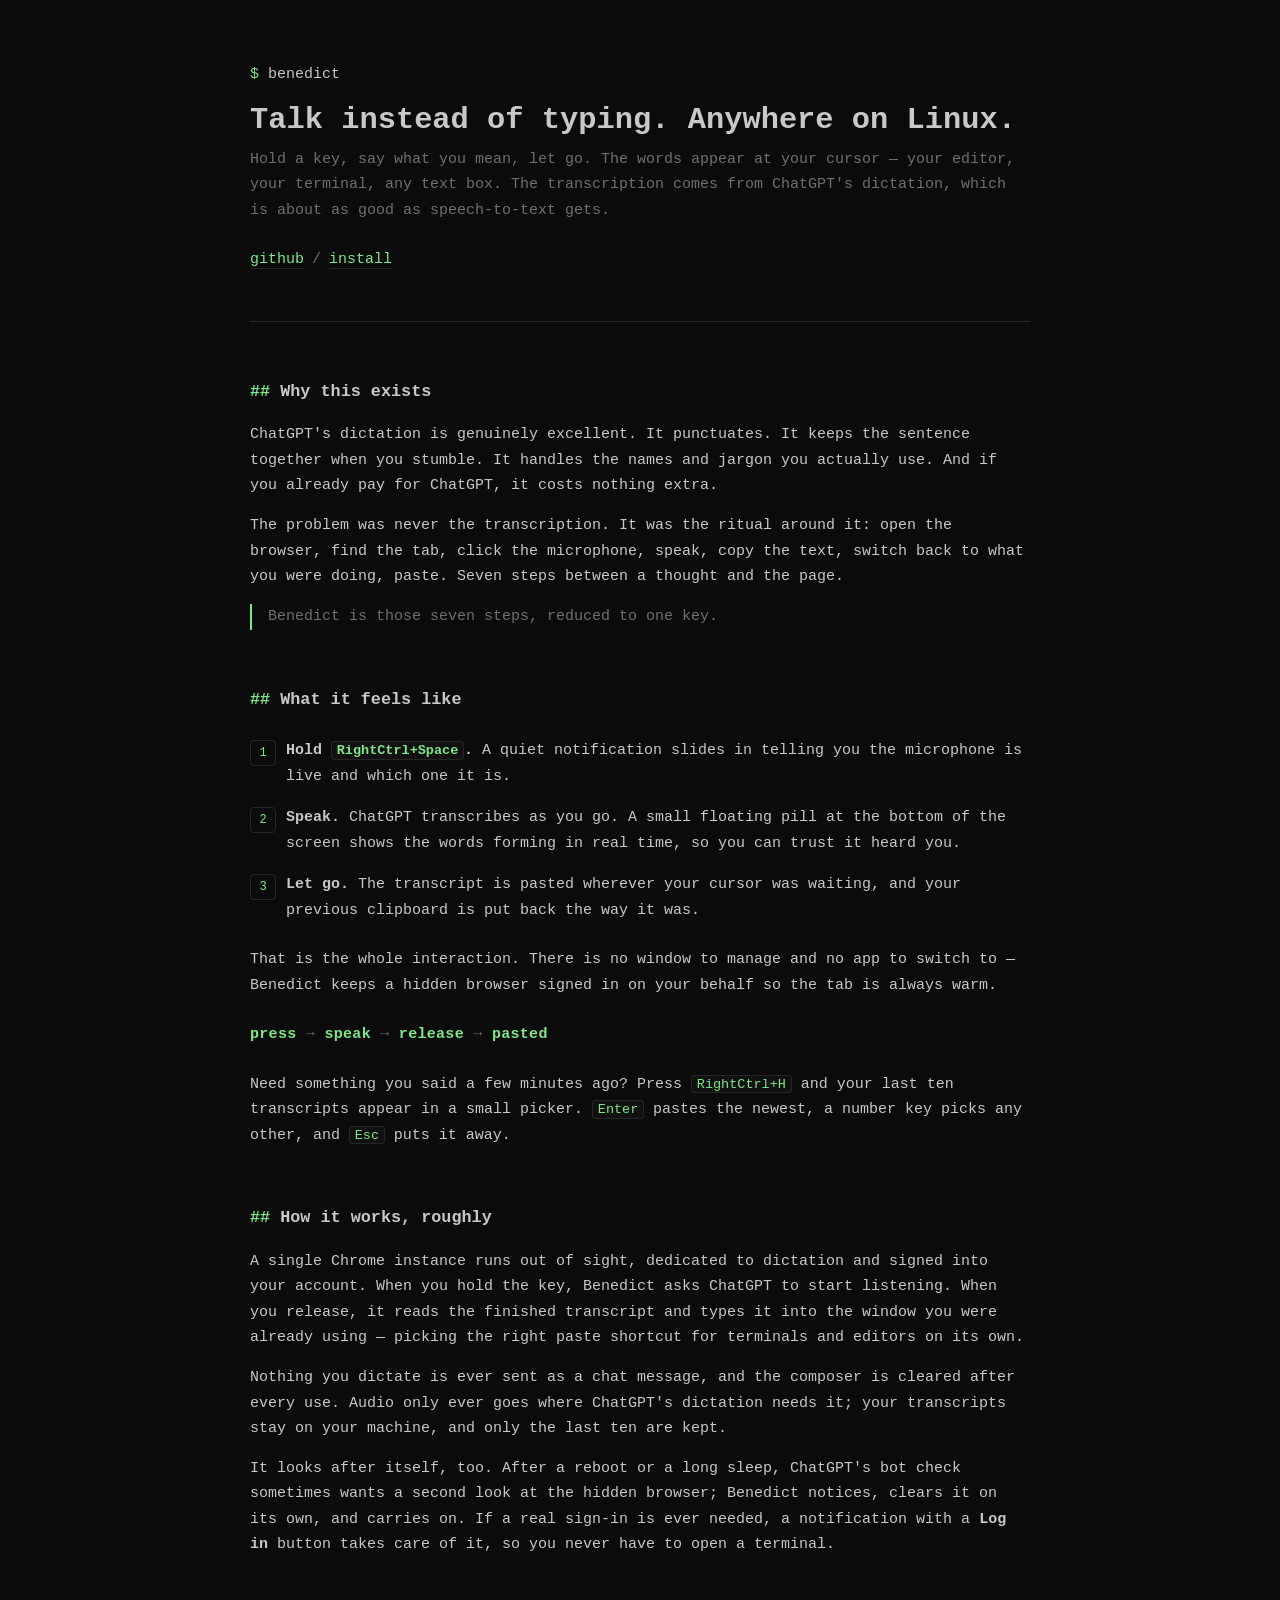
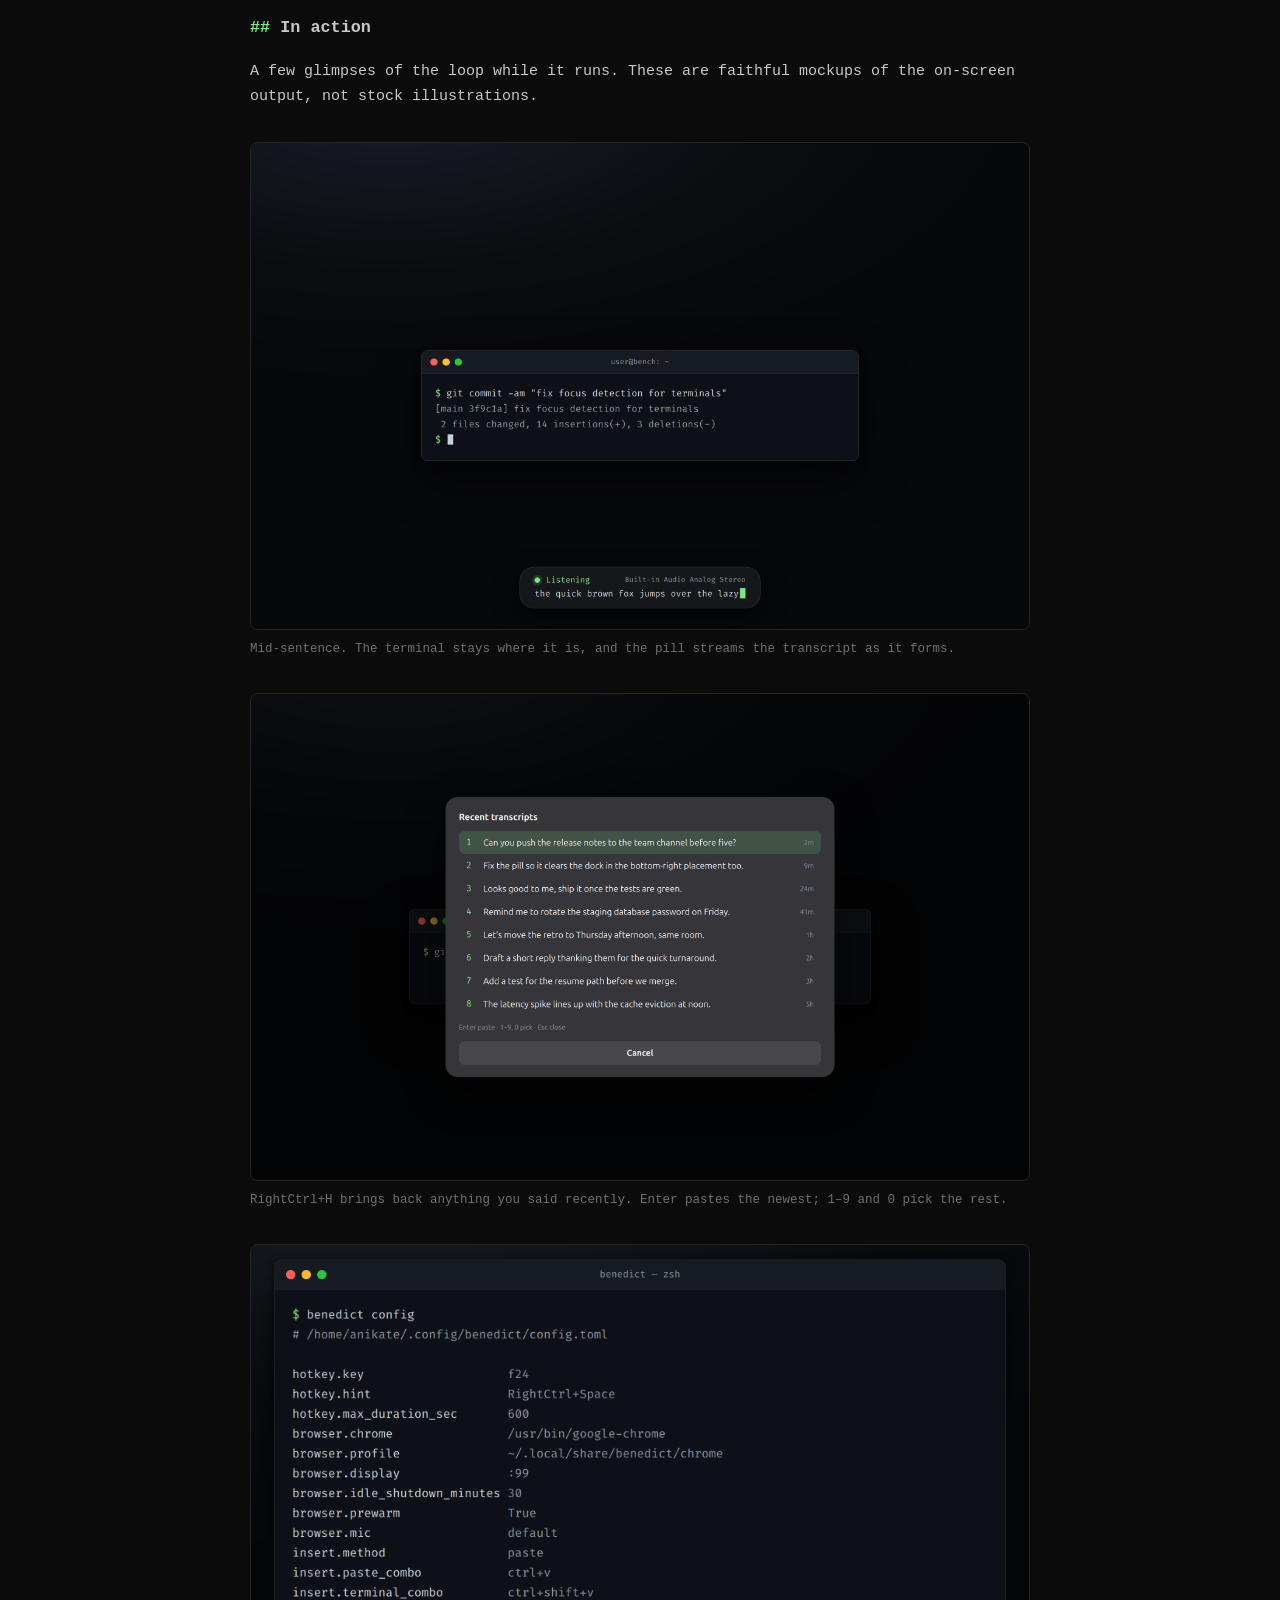
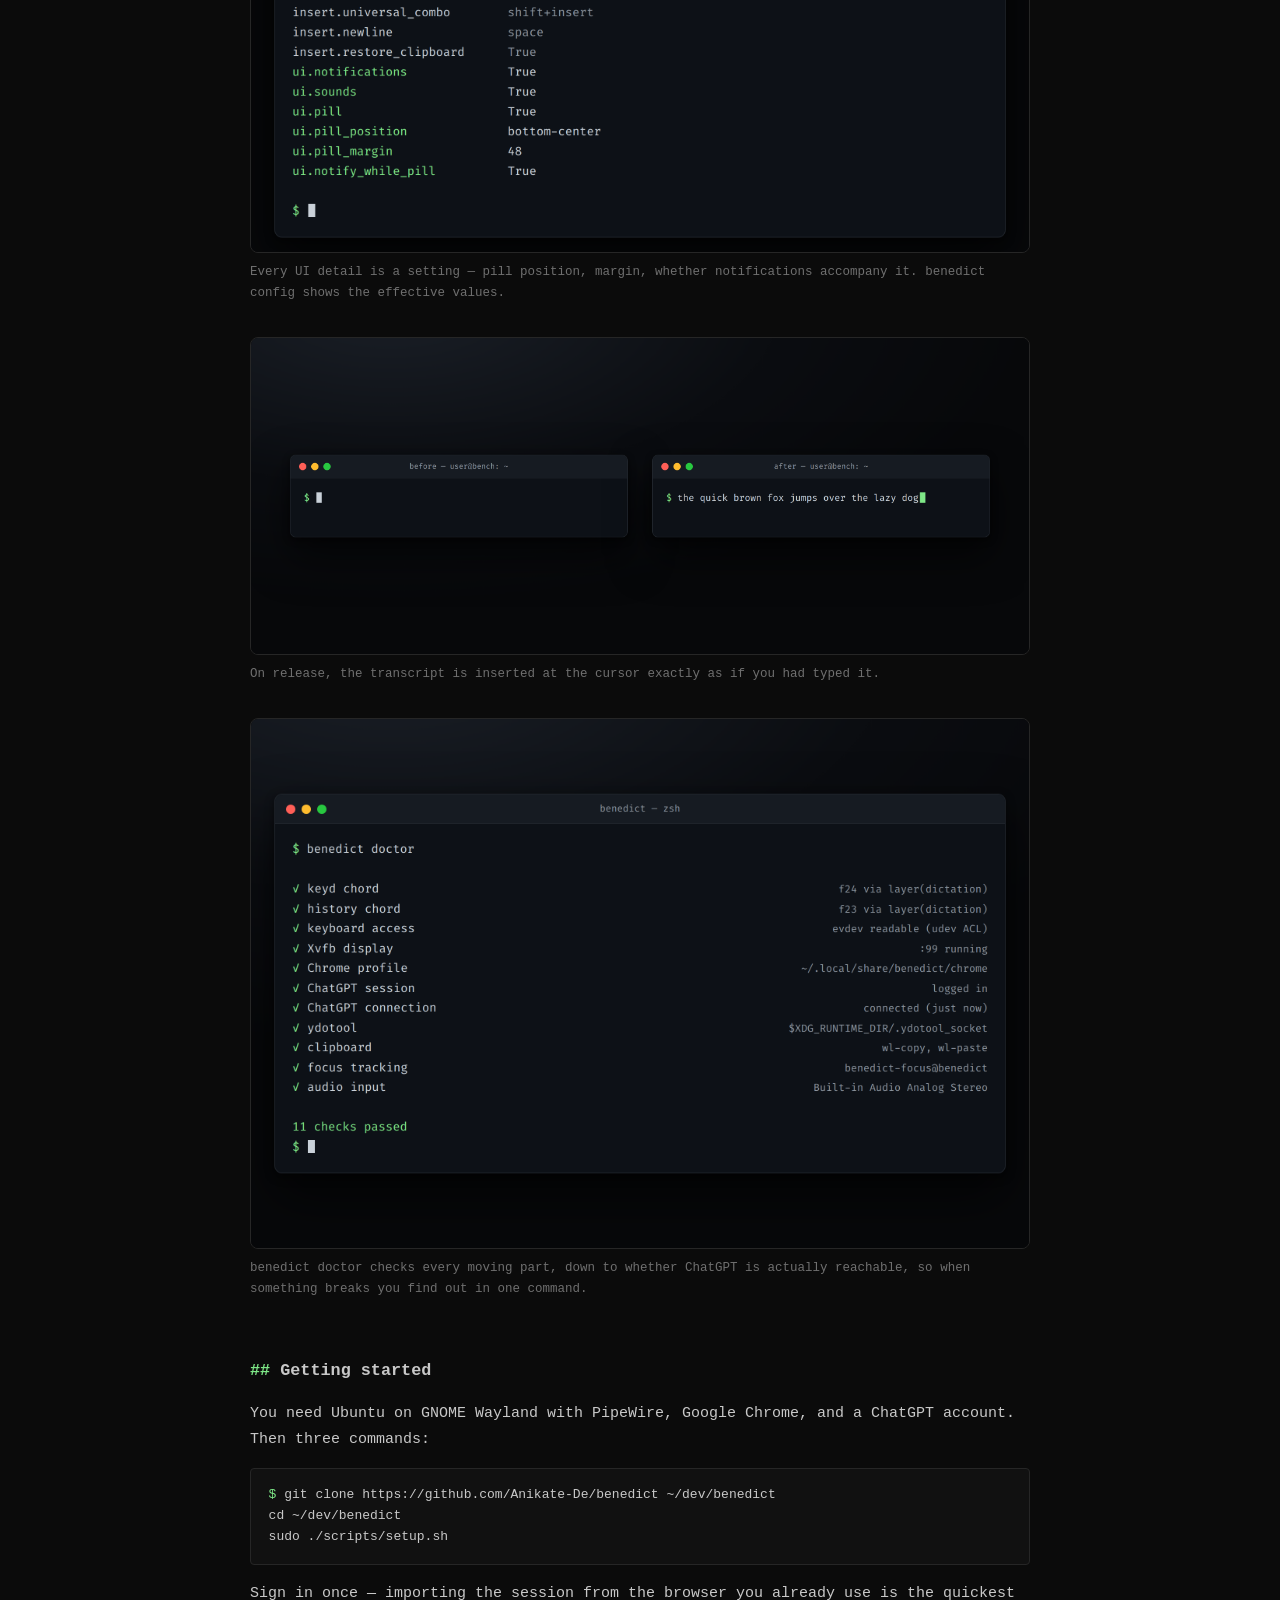
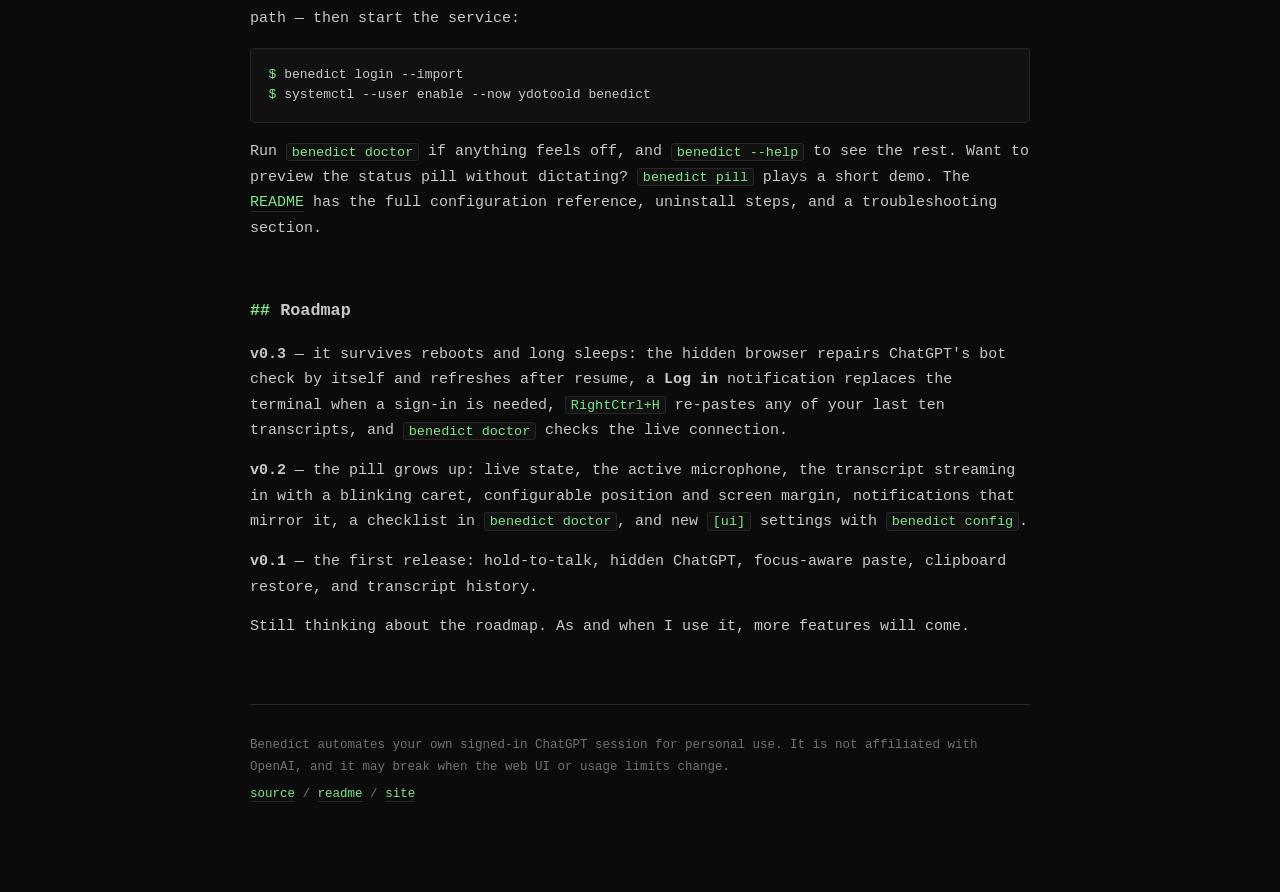
<file: index.html>
<!doctype html>
<html lang="en">
  <head>
    <meta charset="utf-8" />
    <meta name="viewport" content="width=device-width, initial-scale=1" />
    <title>benedict — push-to-talk dictation for Linux</title>
    <meta
      name="description"
      content="Hold a key, speak, release. ChatGPT-quality dictation lands at your cursor, anywhere on Linux."
    />
    <link rel="icon" type="image/svg+xml" href="favicon.svg" />
    <link rel="stylesheet" href="styles.css" />
  </head>
  <body>
    <main class="wrap">
      <header>
        <p class="prompt">benedict</p>
        <h1>Talk instead of typing. Anywhere on Linux.</h1>
        <p class="tagline">
          Hold a key, say what you mean, let go. The words appear at your
          cursor — your editor, your terminal, any text box. The transcription
          comes from ChatGPT's dictation, which is about as good as
          speech-to-text gets.
        </p>
        <p class="links">
          <a href="https://github.com/Anikate-De/benedict">github</a
          ><span>/</span
          ><a
            href="https://github.com/Anikate-De/benedict#install"
            >install</a
          >
        </p>
      </header>

      <hr />

      <section id="why">
        <h2>Why this exists</h2>
        <p>
          ChatGPT's dictation is genuinely excellent. It punctuates. It keeps
          the sentence together when you stumble. It handles the names and
          jargon you actually use. And if you already pay for ChatGPT, it costs
          nothing extra.
        </p>
        <p>
          The problem was never the transcription. It was the ritual around it:
          open the browser, find the tab, click the microphone, speak, copy the
          text, switch back to what you were doing, paste. Seven steps between
          a thought and the page.
        </p>
        <p class="note">Benedict is those seven steps, reduced to one key.</p>
      </section>

      <section id="feel">
        <h2>What it feels like</h2>
        <ol class="steps">
          <li>
            <strong>Hold <code>RightCtrl+Space</code>.</strong> A quiet
            notification slides in telling you the microphone is live and
            which one it is.
          </li>
          <li>
            <strong>Speak.</strong> ChatGPT transcribes as you go. A small
            floating pill at the bottom of the screen shows the words forming
            in real time, so you can trust it heard you.
          </li>
          <li>
            <strong>Let go.</strong> The transcript is pasted wherever your
            cursor was waiting, and your previous clipboard is put back the way
            it was.
          </li>
        </ol>
        <p>
          That is the whole interaction. There is no window to manage and no
          app to switch to — Benedict keeps a hidden browser signed in on your
          behalf so the tab is always warm.
        </p>
        <p class="flow">
          <b>press</b> &rarr; <b>speak</b> &rarr; <b>release</b> &rarr;
          <b>pasted</b>
        </p>
        <p>
          Need something you said a few minutes ago? Press
          <code>RightCtrl+H</code> and your last ten transcripts appear in a
          small picker. <code>Enter</code> pastes the newest, a number key
          picks any other, and <code>Esc</code> puts it away.
        </p>
      </section>

      <section id="how">
        <h2>How it works, roughly</h2>
        <p>
          A single Chrome instance runs out of sight, dedicated to dictation
          and signed into your account. When you hold the key, Benedict asks
          ChatGPT to start listening. When you release, it reads the finished
          transcript and types it into the window you were already using —
          picking the right paste shortcut for terminals and editors on its
          own.
        </p>
        <p>
          Nothing you dictate is ever sent as a chat message, and the composer
          is cleared after every use. Audio only ever goes where ChatGPT's
          dictation needs it; your transcripts stay on your machine, and only
          the last ten are kept.
        </p>
        <p>
          It looks after itself, too. After a reboot or a long sleep,
          ChatGPT's bot check sometimes wants a second look at the hidden
          browser; Benedict notices, clears it on its own, and carries on. If
          a real sign-in is ever needed, a notification with a
          <strong>Log in</strong> button takes care of it, so you never have
          to open a terminal.
        </p>
      </section>

      <section id="action">
        <h2>In action</h2>
        <p>
          A few glimpses of the loop while it runs. These are faithful mockups
          of the on-screen output, not stock illustrations.
        </p>

        <figure>
          <img
            src="assets/shot-desktop.png"
            alt="Desktop while dictating: a terminal window and the Benedict status pill streaming a transcript at the bottom"
          />
          <figcaption>
            Mid-sentence. The terminal stays where it is, and the pill streams
            the transcript as it forms.
          </figcaption>
        </figure>

        <figure>
          <img
            src="assets/shot-picker.png"
            alt="The RightCtrl+H picker listing recent transcripts, the newest one highlighted"
          />
          <figcaption>
            <code>RightCtrl+H</code> brings back anything you said recently.
            Enter pastes the newest; 1&ndash;9 and 0 pick the rest.
          </figcaption>
        </figure>

        <figure>
          <img
            src="assets/shot-config.png"
            alt="Terminal output of benedict config listing the effective settings"
          />
          <figcaption>
            Every UI detail is a setting — pill position, margin, whether
            notifications accompany it. <code>benedict config</code> shows the
            effective values.
          </figcaption>
        </figure>

        <figure>
          <img
            src="assets/shot-paste.png"
            alt="Side by side terminal prompts labeled before and after, the after containing the dictated sentence"
          />
          <figcaption>
            On release, the transcript is inserted at the cursor exactly as if
            you had typed it.
          </figcaption>
        </figure>

        <figure>
          <img
            src="assets/shot-doctor.png"
            alt="Terminal output of benedict doctor showing all eleven checks passing"
          />
          <figcaption>
            <code>benedict doctor</code> checks every moving part, down to
            whether ChatGPT is actually reachable, so when something breaks
            you find out in one command.
          </figcaption>
        </figure>
      </section>

      <section id="install">
        <h2>Getting started</h2>
        <p>
          You need Ubuntu on GNOME Wayland with PipeWire, Google Chrome, and a
          ChatGPT account. Then three commands:
        </p>
        <pre><span class="prompt">git clone https://github.com/Anikate-De/benedict ~/dev/benedict</span>
cd ~/dev/benedict
sudo ./scripts/setup.sh</pre>
        <p>
          Sign in once — importing the session from the browser you already use
          is the quickest path — then start the service:
        </p>
        <pre><span class="prompt">benedict login --import</span>
<span class="prompt">systemctl --user enable --now ydotoold benedict</span></pre>
        <p>
          Run <code>benedict doctor</code> if anything feels off, and
          <code>benedict --help</code> to see the rest. Want to preview the
          status pill without dictating? <code>benedict pill</code> plays a
          short demo. The
          <a href="https://github.com/Anikate-De/benedict#readme">README</a>
          has the full configuration reference, uninstall steps, and a
          troubleshooting section.
        </p>
      </section>

      <section id="roadmap">
        <h2>Roadmap</h2>
        <p>
          <strong>v0.3</strong> — it survives reboots and long sleeps: the
          hidden browser repairs ChatGPT's bot check by itself and refreshes
          after resume, a <strong>Log in</strong> notification replaces the
          terminal when a sign-in is needed, <code>RightCtrl+H</code> re-pastes
          any of your last ten transcripts, and <code>benedict doctor</code>
          checks the live connection.
        </p>
        <p>
          <strong>v0.2</strong> — the pill grows up: live state, the active
          microphone, the transcript streaming in with a blinking caret,
          configurable position and screen margin, notifications that mirror
          it, a checklist in <code>benedict doctor</code>, and new
          <code>[ui]</code> settings with <code>benedict config</code>.
        </p>
        <p>
          <strong>v0.1</strong> — the first release: hold-to-talk, hidden
          ChatGPT, focus-aware paste, clipboard restore, and transcript
          history.
        </p>
        <p>
          Still thinking about the roadmap. As and when I use it, more features
          will come.
        </p>
      </section>

      <footer>
        <p>
          Benedict automates your own signed-in ChatGPT session for personal
          use. It is not affiliated with OpenAI, and it may break when the web
          UI or usage limits change.
        </p>
        <p>
          <a href="https://github.com/Anikate-De/benedict">source</a>
          <span>/</span>
          <a href="https://github.com/Anikate-De/benedict#readme">readme</a>
          <span>/</span>
          <a href="https://anikate-de.github.io/benedict/">site</a>
        </p>
      </footer>
    </main>
  </body>
</html>
</file>
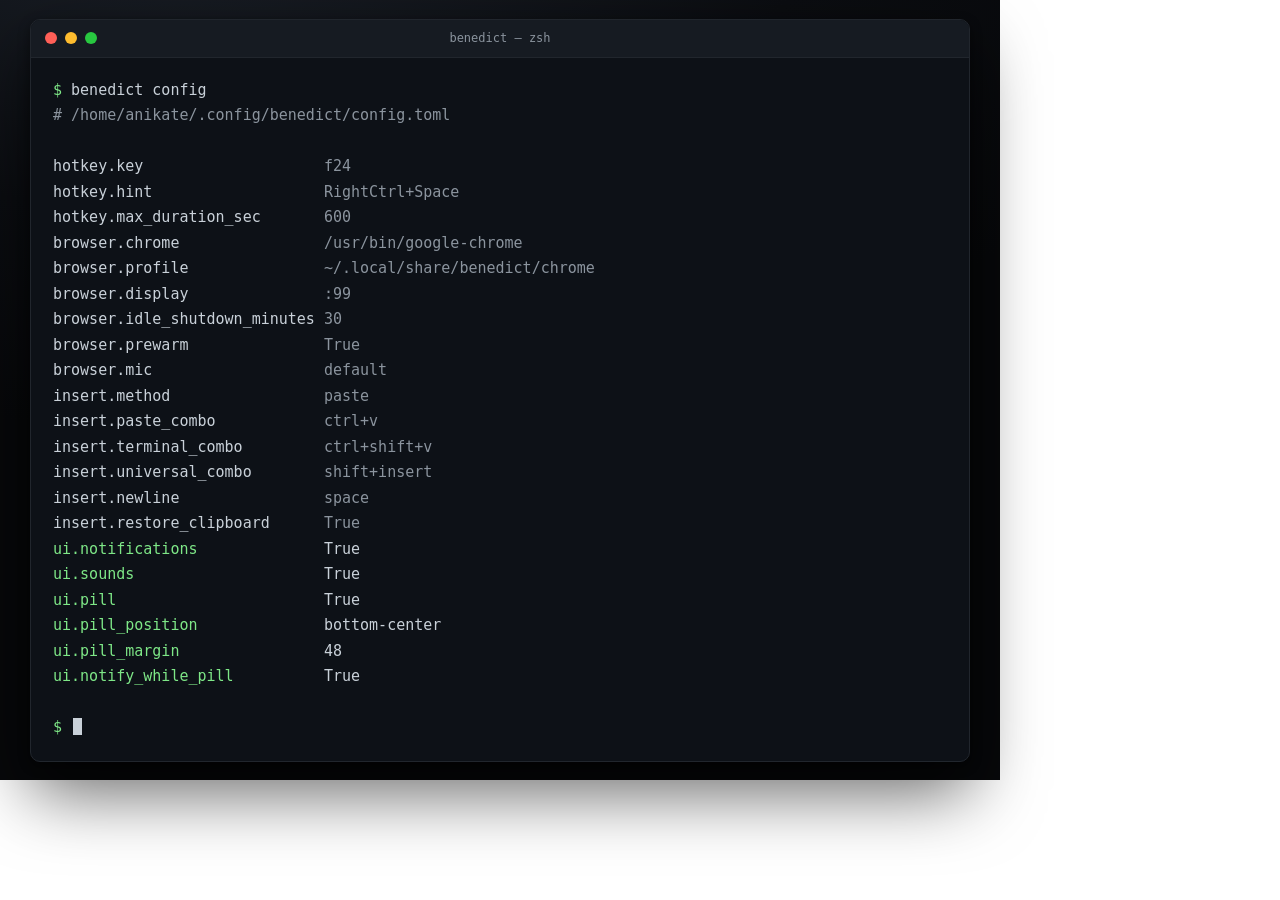
<file: mockups/config.html>
<!doctype html>
<html>
  <head>
    <meta charset="utf-8" />
    <link rel="stylesheet" href="base.css" />
    <style>
      body,
      .stage {
        width: 1000px;
        height: 780px;
      }
      .window {
        width: 940px;
      }
      .cfg {
        display: flex;
        align-items: baseline;
      }
      .cfg .k {
        flex: 0 0 30ch;
        color: var(--text);
      }
      .cfg .v {
        color: var(--muted);
      }
      .cfg.ui .k {
        color: var(--accent);
      }
      .cfg.ui .v {
        color: var(--text);
      }
    </style>
  </head>
  <body>
    <div class="stage">
      <div class="window">
        <div class="titlebar">
          <div class="dots"><span class="dot r"></span><span class="dot y"></span><span class="dot g"></span></div>
          <div class="title">benedict — zsh</div>
        </div>
        <div class="body">
          <div class="line"><span class="green">$</span> benedict config</div>
          <div class="line muted"># /home/anikate/.config/benedict/config.toml</div>
          <div class="line">&nbsp;</div>
          <div class="cfg"><span class="k">hotkey.key</span><span class="v">f24</span></div>
          <div class="cfg"><span class="k">hotkey.hint</span><span class="v">RightCtrl+Space</span></div>
          <div class="cfg"><span class="k">hotkey.max_duration_sec</span><span class="v">600</span></div>
          <div class="cfg"><span class="k">browser.chrome</span><span class="v">/usr/bin/google-chrome</span></div>
          <div class="cfg"><span class="k">browser.profile</span><span class="v">~/.local/share/benedict/chrome</span></div>
          <div class="cfg"><span class="k">browser.display</span><span class="v">:99</span></div>
          <div class="cfg"><span class="k">browser.idle_shutdown_minutes</span><span class="v">30</span></div>
          <div class="cfg"><span class="k">browser.prewarm</span><span class="v">True</span></div>
          <div class="cfg"><span class="k">browser.mic</span><span class="v">default</span></div>
          <div class="cfg"><span class="k">insert.method</span><span class="v">paste</span></div>
          <div class="cfg"><span class="k">insert.paste_combo</span><span class="v">ctrl+v</span></div>
          <div class="cfg"><span class="k">insert.terminal_combo</span><span class="v">ctrl+shift+v</span></div>
          <div class="cfg"><span class="k">insert.universal_combo</span><span class="v">shift+insert</span></div>
          <div class="cfg"><span class="k">insert.newline</span><span class="v">space</span></div>
          <div class="cfg"><span class="k">insert.restore_clipboard</span><span class="v">True</span></div>
          <div class="cfg ui"><span class="k">ui.notifications</span><span class="v">True</span></div>
          <div class="cfg ui"><span class="k">ui.sounds</span><span class="v">True</span></div>
          <div class="cfg ui"><span class="k">ui.pill</span><span class="v">True</span></div>
          <div class="cfg ui"><span class="k">ui.pill_position</span><span class="v">bottom-center</span></div>
          <div class="cfg ui"><span class="k">ui.pill_margin</span><span class="v">48</span></div>
          <div class="cfg ui"><span class="k">ui.notify_while_pill</span><span class="v">True</span></div>
          <div class="line">&nbsp;</div>
          <div class="line"><span class="green">$</span> <span class="caret"></span></div>
        </div>
      </div>
    </div>
  </body>
</html>
</file>
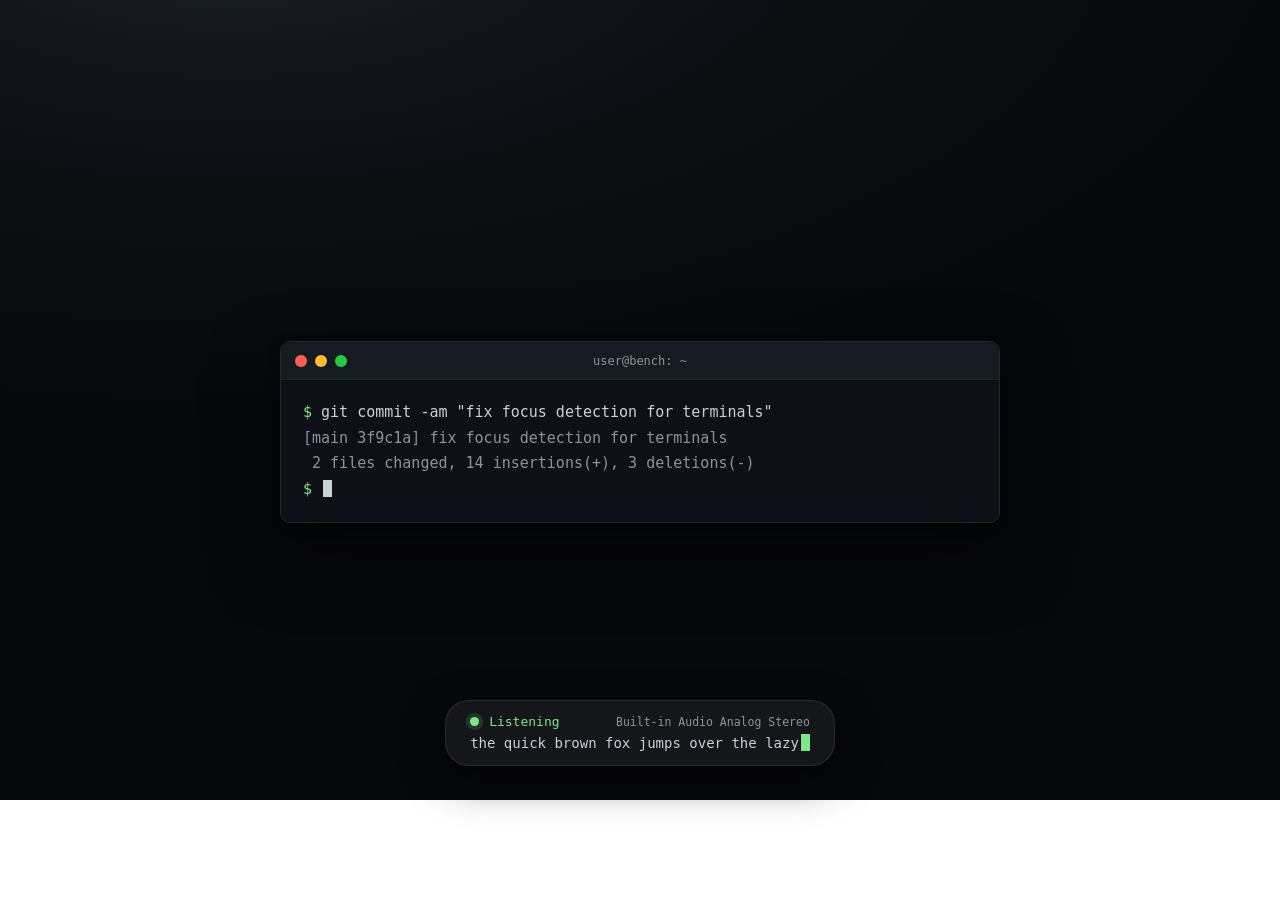
<file: mockups/desktop.html>
<!doctype html>
<html>
  <head>
    <meta charset="utf-8" />
    <link rel="stylesheet" href="base.css" />
    <style>
      body,
      .stage {
        width: 1280px;
        height: 800px;
      }
      .stage {
        display: block;
      }
      .center .window {
        width: 720px;
      }
    </style>
  </head>
  <body>
    <div class="stage desktop">
      <div class="center">
        <div class="window">
          <div class="titlebar">
            <div class="dots"><span class="dot r"></span><span class="dot y"></span><span class="dot g"></span></div>
            <div class="title">user@bench: ~</div>
          </div>
          <div class="body">
            <div class="line"><span class="green">$</span> git commit -am "fix focus detection for terminals"</div>
            <div class="line muted">[main 3f9c1a] fix focus detection for terminals</div>
            <div class="line muted">&nbsp;2 files changed, 14 insertions(+), 3 deletions(-)</div>
            <div class="line"><span class="green">$</span> <span class="caret"></span></div>
          </div>
        </div>
      </div>

      <div class="pillwrap">
        <div class="pill">
          <div class="row1"><span class="led"></span> Listening<span class="mic">Built-in Audio Analog Stereo</span></div>
          <div class="row2">the quick brown fox jumps over the lazy<span class="caret green"></span></div>
        </div>
      </div>
    </div>
  </body>
</html>
</file>
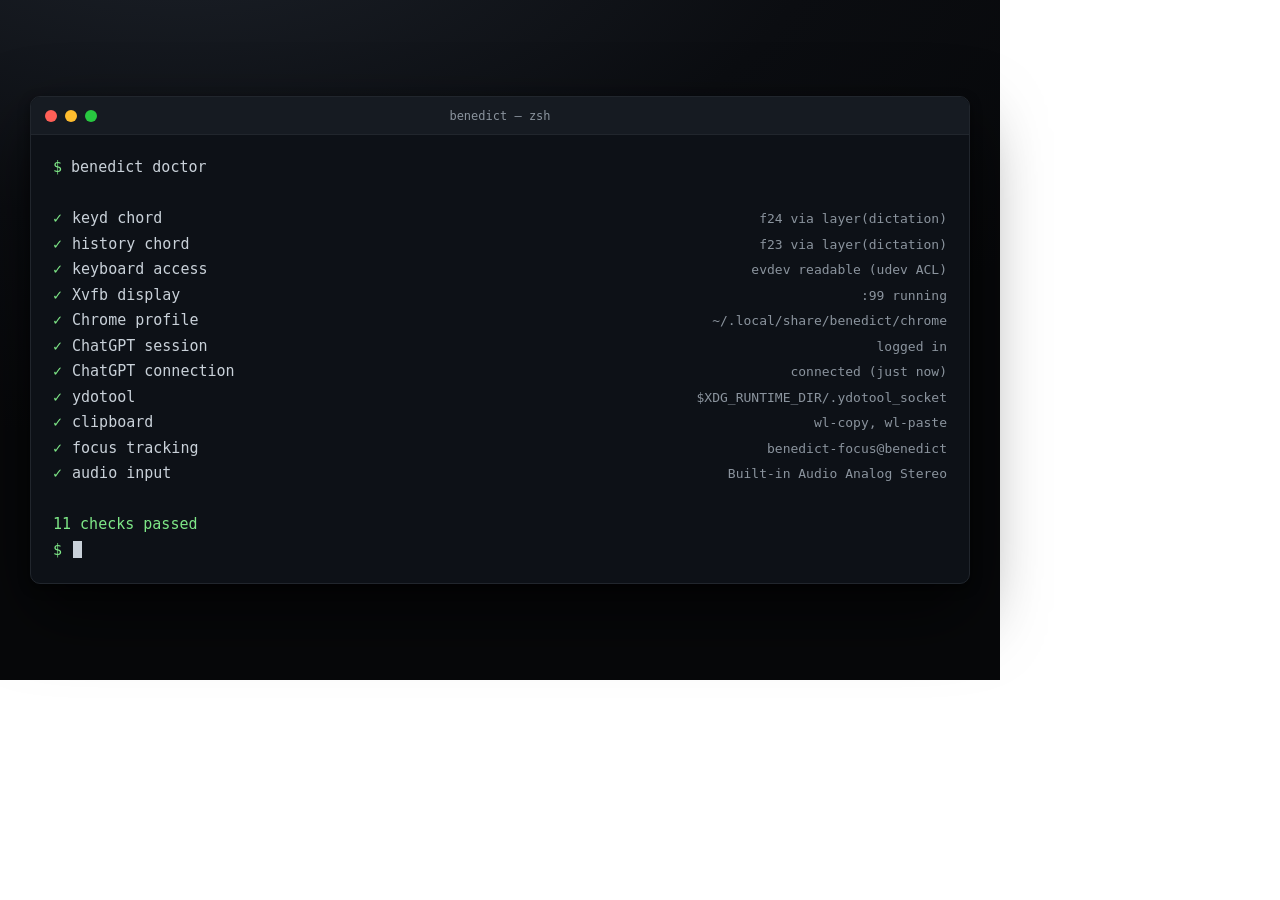
<file: mockups/doctor.html>
<!doctype html>
<html>
  <head>
    <meta charset="utf-8" />
    <link rel="stylesheet" href="base.css" />
    <style>
      body {
        width: 1000px;
        height: 680px;
      }
      .stage {
        width: 1000px;
        height: 680px;
      }
      .window {
        width: 940px;
      }
    </style>
  </head>
  <body>
    <div class="stage">
      <div class="window">
        <div class="titlebar">
          <div class="dots">
            <span class="dot r"></span><span class="dot y"></span
            ><span class="dot g"></span>
          </div>
          <div class="title">benedict — zsh</div>
        </div>
        <div class="body">
          <div class="line"><span class="green">$</span> benedict doctor</div>
          <div class="line">&nbsp;</div>
          <div class="row">
            <span class="chk">✓</span><span class="lbl">keyd chord</span
            ><span class="val">f24 via layer(dictation)</span>
          </div>
          <div class="row">
            <span class="chk">✓</span><span class="lbl">history chord</span
            ><span class="val">f23 via layer(dictation)</span>
          </div>
          <div class="row">
            <span class="chk">✓</span><span class="lbl">keyboard access</span
            ><span class="val">evdev readable (udev ACL)</span>
          </div>
          <div class="row">
            <span class="chk">✓</span><span class="lbl">Xvfb display</span
            ><span class="val">:99 running</span>
          </div>
          <div class="row">
            <span class="chk">✓</span><span class="lbl">Chrome profile</span
            ><span class="val">~/.local/share/benedict/chrome</span>
          </div>
          <div class="row">
            <span class="chk">✓</span><span class="lbl">ChatGPT session</span
            ><span class="val">logged in</span>
          </div>
          <div class="row">
            <span class="chk">✓</span><span class="lbl">ChatGPT connection</span
            ><span class="val">connected (just now)</span>
          </div>
          <div class="row">
            <span class="chk">✓</span><span class="lbl">ydotool</span
            ><span class="val">$XDG_RUNTIME_DIR/.ydotool_socket</span>
          </div>
          <div class="row">
            <span class="chk">✓</span><span class="lbl">clipboard</span
            ><span class="val">wl-copy, wl-paste</span>
          </div>
          <div class="row">
            <span class="chk">✓</span><span class="lbl">focus tracking</span
            ><span class="val">benedict-focus@benedict</span>
          </div>
          <div class="row">
            <span class="chk">✓</span><span class="lbl">audio input</span
            ><span class="val">Built-in Audio Analog Stereo</span>
          </div>
          <div class="line">&nbsp;</div>
          <div class="line green">11 checks passed</div>
          <div class="line"><span class="green">$</span> <span class="caret"></span></div>
        </div>
      </div>
    </div>
  </body>
</html>
</file>
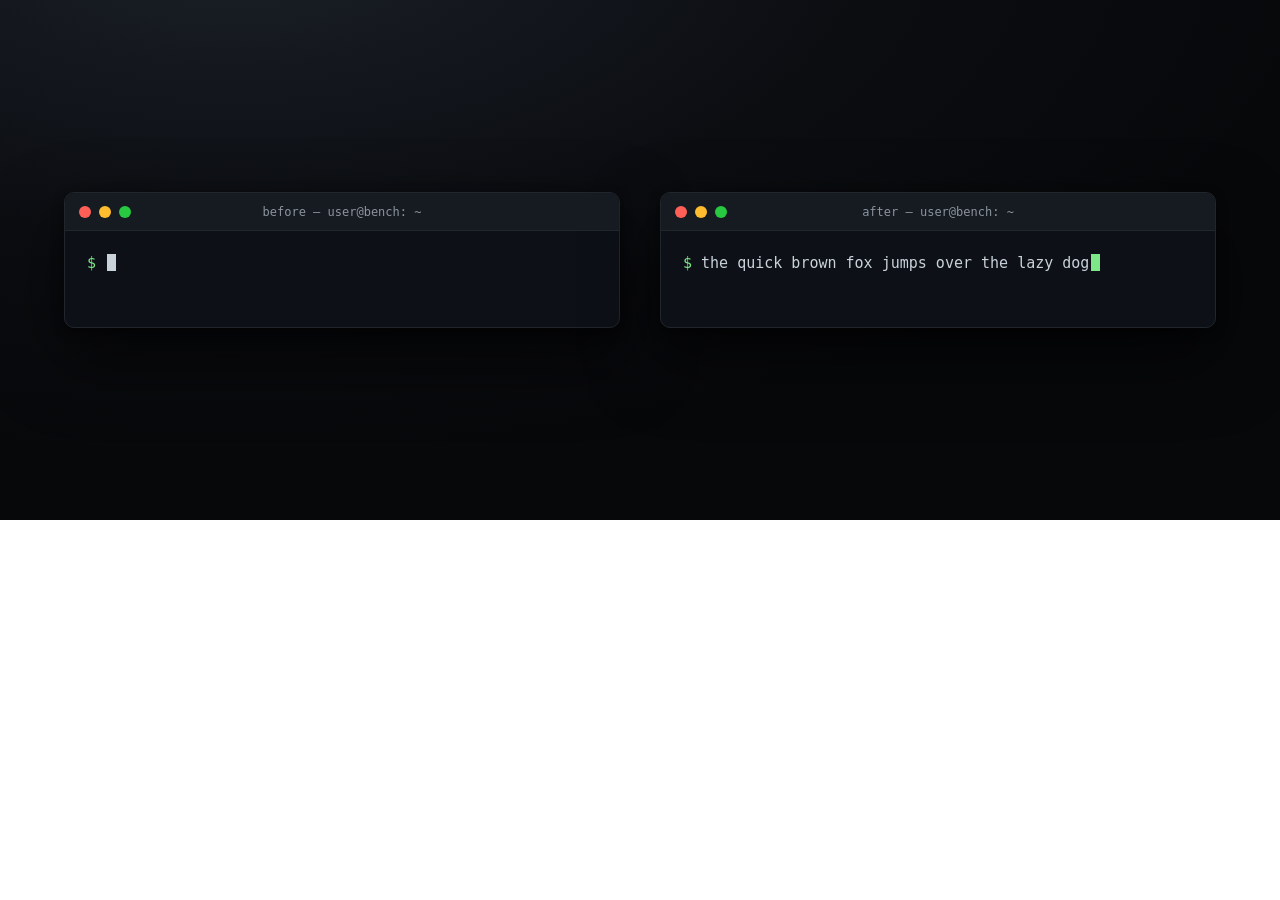
<file: mockups/paste.html>
<!doctype html>
<html>
  <head>
    <meta charset="utf-8" />
    <link rel="stylesheet" href="base.css" />
    <style>
      body,
      .stage {
        width: 1280px;
        height: 520px;
      }
      .stage {
        gap: 40px;
        align-items: center;
        justify-content: center;
      }
      .window {
        width: 556px;
      }
    </style>
  </head>
  <body>
    <div class="stage">
      <div class="window">
        <div class="titlebar">
          <div class="dots"><span class="dot r"></span><span class="dot y"></span><span class="dot g"></span></div>
          <div class="title">before — user@bench: ~</div>
        </div>
        <div class="body" style="min-height: 96px">
          <div class="line"><span class="green">$</span> <span class="caret"></span></div>
        </div>
      </div>

      <div class="window">
        <div class="titlebar">
          <div class="dots"><span class="dot r"></span><span class="dot y"></span><span class="dot g"></span></div>
          <div class="title">after — user@bench: ~</div>
        </div>
        <div class="body" style="min-height: 96px">
          <div class="line"><span class="green">$</span> the quick brown fox jumps over the lazy dog<span class="caret green"></span></div>
        </div>
      </div>
    </div>
  </body>
</html>
</file>
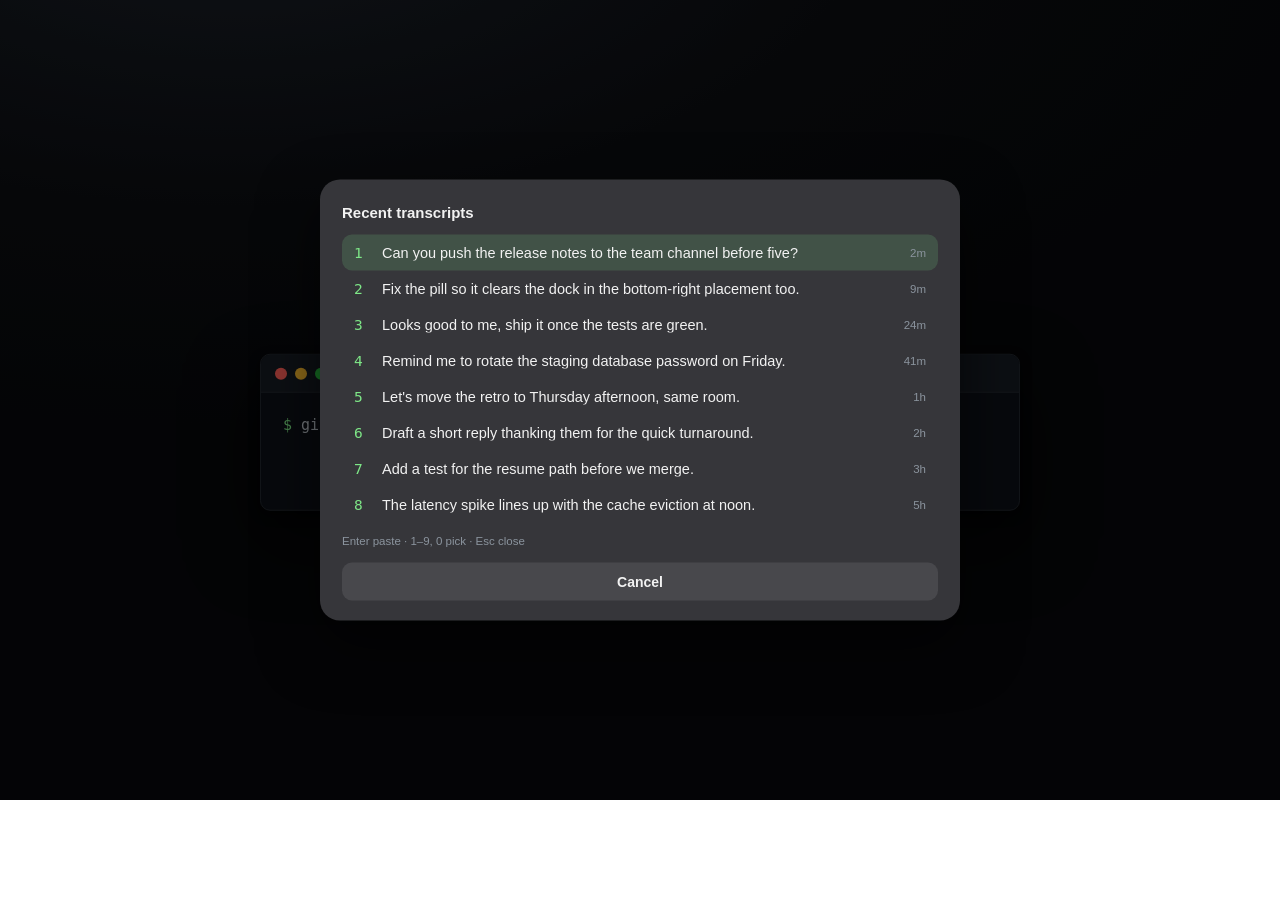
<file: mockups/picker.html>
<!doctype html>
<html>
  <head>
    <meta charset="utf-8" />
    <link rel="stylesheet" href="base.css" />
    <style>
      body,
      .stage {
        width: 1280px;
        height: 800px;
      }
      .stage {
        display: block;
      }
      .center .window {
        width: 760px;
      }
      .shade {
        position: absolute;
        inset: 0;
        background: rgba(0, 0, 0, 0.45);
      }
      .picker {
        position: absolute;
        left: 50%;
        top: 50%;
        transform: translate(-50%, -50%);
        width: 640px;
        padding: 24px 22px 20px;
        background: #36363a;
        border-radius: 20px;
        box-shadow: 0 24px 60px rgba(0, 0, 0, 0.6);
        font-family: "Ubuntu Sans", "Cantarell", sans-serif;
        color: #f2f2f2;
      }
      .picker h3 {
        margin: 0 0 14px;
        font-size: 15px;
        font-weight: 700;
      }
      .item {
        display: flex;
        align-items: center;
        gap: 14px;
        padding: 10px 12px;
        border-radius: 10px;
        font-size: 14.5px;
      }
      .item.sel {
        background: rgba(126, 231, 135, 0.16);
      }
      .item .key {
        width: 14px;
        color: var(--accent);
        font-family: var(--mono);
      }
      .item .text {
        flex: 1;
        white-space: nowrap;
        overflow: hidden;
        text-overflow: ellipsis;
      }
      .item .age {
        color: var(--muted);
        font-size: 11.5px;
      }
      .hint {
        margin-top: 12px;
        color: var(--muted);
        font-size: 11.5px;
      }
      .cancel {
        margin-top: 16px;
        padding: 11px 0;
        text-align: center;
        font-weight: 700;
        font-size: 14px;
        background: #48484c;
        border-radius: 10px;
      }
    </style>
  </head>
  <body>
    <div class="stage desktop">
      <div class="center">
        <div class="window">
          <div class="titlebar">
            <div class="dots"><span class="dot r"></span><span class="dot y"></span><span class="dot g"></span></div>
            <div class="title">user@bench: ~</div>
          </div>
          <div class="body">
            <div class="line"><span class="green">$</span> git commit -m "<span class="caret"></span></div>
            <div class="line">&nbsp;</div>
            <div class="line">&nbsp;</div>
          </div>
        </div>
      </div>
      <div class="shade"></div>
      <div class="picker">
        <h3>Recent transcripts</h3>
        <div class="item sel"><span class="key">1</span><span class="text">Can you push the release notes to the team channel before five?</span><span class="age">2m</span></div>
        <div class="item"><span class="key">2</span><span class="text">Fix the pill so it clears the dock in the bottom-right placement too.</span><span class="age">9m</span></div>
        <div class="item"><span class="key">3</span><span class="text">Looks good to me, ship it once the tests are green.</span><span class="age">24m</span></div>
        <div class="item"><span class="key">4</span><span class="text">Remind me to rotate the staging database password on Friday.</span><span class="age">41m</span></div>
        <div class="item"><span class="key">5</span><span class="text">Let's move the retro to Thursday afternoon, same room.</span><span class="age">1h</span></div>
        <div class="item"><span class="key">6</span><span class="text">Draft a short reply thanking them for the quick turnaround.</span><span class="age">2h</span></div>
        <div class="item"><span class="key">7</span><span class="text">Add a test for the resume path before we merge.</span><span class="age">3h</span></div>
        <div class="item"><span class="key">8</span><span class="text">The latency spike lines up with the cache eviction at noon.</span><span class="age">5h</span></div>
        <div class="hint">Enter paste · 1–9, 0 pick · Esc close</div>
        <div class="cancel">Cancel</div>
      </div>
    </div>
  </body>
</html>
</file>
<file: styles.css>
:root {
  --bg: #0b0b0b;
  --panel: #111111;
  --border: #262626;
  --text: #c8c8c8;
  --muted: #6f6f6f;
  --accent: #7ee787;
  --mono: ui-monospace, SFMono-Regular, "SF Mono", Menlo, Consolas,
    "Liberation Mono", monospace;
}

* {
  box-sizing: border-box;
}

html {
  scroll-behavior: smooth;
}

body {
  margin: 0;
  background: var(--bg);
  color: var(--text);
  font-family: var(--mono);
  font-size: 15px;
  line-height: 1.7;
}

.wrap {
  max-width: 820px;
  margin: 0 auto;
  padding: 3rem 1.25rem 5rem;
}

a {
  color: var(--accent);
  text-decoration: none;
  border-bottom: 1px solid var(--border);
}

a:hover {
  border-bottom-color: var(--accent);
}

h1 {
  font-size: 1.9rem;
  line-height: 1.2;
  margin: 0.75rem 0 0.5rem;
  font-weight: 600;
}

h2 {
  font-size: 1.05rem;
  font-weight: 600;
  margin: 3.5rem 0 1rem;
  color: var(--text);
}

h2::before {
  content: "## ";
  color: var(--accent);
}

p {
  margin: 0.9rem 0;
}

.tagline {
  color: var(--muted);
  margin: 0.5rem 0 1.5rem;
}

.links {
  margin: 0 0 0.5rem;
  color: var(--muted);
}

.links span {
  margin: 0 0.5rem;
}

hr {
  border: 0;
  border-top: 1px solid var(--border);
  margin: 3rem 0;
}

pre {
  background: var(--panel);
  border: 1px solid var(--border);
  border-radius: 4px;
  padding: 1rem 1.1rem;
  overflow-x: auto;
  font-size: 13px;
  line-height: 1.6;
  margin: 1rem 0;
}

code {
  font-family: var(--mono);
}

p code,
li code,
td code {
  color: var(--accent);
  background: var(--panel);
  border: 1px solid var(--border);
  border-radius: 3px;
  padding: 0.05em 0.35em;
  font-size: 0.9em;
}

.diagram {
  color: var(--muted);
}

ul {
  padding-left: 1.25rem;
}

li {
  margin: 0.35rem 0;
}

table {
  width: 100%;
  border-collapse: collapse;
  margin: 1rem 0;
  font-size: 13.5px;
}

th,
td {
  text-align: left;
  padding: 0.5rem 0.75rem;
  border: 1px solid var(--border);
  vertical-align: top;
}

th {
  color: var(--muted);
  font-weight: 600;
}

figure {
  margin: 2rem 0;
}

figure img {
  display: block;
  width: 100%;
  height: auto;
  border: 1px solid var(--border);
  border-radius: 8px;
}

figcaption {
  color: var(--muted);
  font-size: 12.5px;
  margin-top: 0.6rem;
}

.flow {
  color: var(--muted);
  margin: 1.5rem 0;
  letter-spacing: 0.02em;
}

.flow b {
  color: var(--accent);
  font-weight: 600;
}

.steps {
  list-style: none;
  padding: 0;
  margin: 1.5rem 0;
  counter-reset: step;
}

.steps li {
  position: relative;
  padding-left: 2.25rem;
  margin: 1rem 0;
}

.steps li::before {
  counter-increment: step;
  content: counter(step);
  position: absolute;
  left: 0;
  top: 0.15em;
  width: 1.5rem;
  height: 1.5rem;
  text-align: center;
  line-height: 1.5rem;
  border: 1px solid var(--border);
  border-radius: 4px;
  color: var(--accent);
  font-size: 12px;
}

.steps strong {
  color: var(--text);
  font-weight: 600;
}

.note {
  border-left: 2px solid var(--accent);
  padding-left: 1rem;
  color: var(--muted);
}

footer {
  margin-top: 4rem;
  padding-top: 1.5rem;
  border-top: 1px solid var(--border);
  color: var(--muted);
  font-size: 12.5px;
}

footer p {
  margin: 0.4rem 0;
}

.prompt::before {
  content: "$ ";
  color: var(--accent);
}

.c {
  color: var(--muted);
}
</file>
<file: mockups/base.css>
:root {
  --bg: #0b0d11;
  --win: #0d1117;
  --winbar: #161b22;
  --border: #21262d;
  --text: #c9d1d9;
  --muted: #8b949e;
  --accent: #7ee787;
  --mono: "FiraCode Nerd Font Mono", "Fira Code", "JetBrains Mono",
    "DejaVu Sans Mono", monospace;
}

* {
  box-sizing: border-box;
}

html,
body {
  margin: 0;
  padding: 0;
}

body {
  font-family: var(--mono);
  color: var(--text);
  -webkit-font-smoothing: antialiased;
}

.stage {
  background:
    radial-gradient(1100px 520px at 18% -12%, #1b2028 0%, #0b0d11 58%, #07080a 100%);
  display: flex;
  align-items: center;
  justify-content: center;
}

.window {
  background: var(--win);
  border: 1px solid var(--border);
  border-radius: 10px;
  overflow: hidden;
  box-shadow:
    0 30px 70px rgba(0, 0, 0, 0.6),
    0 4px 12px rgba(0, 0, 0, 0.45);
}

.titlebar {
  position: relative;
  height: 38px;
  display: flex;
  align-items: center;
  padding: 0 14px;
  background: var(--winbar);
  border-bottom: 1px solid var(--border);
}

.dots {
  display: flex;
  gap: 8px;
}

.dot {
  width: 12px;
  height: 12px;
  border-radius: 50%;
}

.dot.r {
  background: #ff5f57;
}
.dot.y {
  background: #febc2e;
}
.dot.g {
  background: #28c840;
}

.title {
  position: absolute;
  left: 0;
  right: 0;
  text-align: center;
  font-size: 12px;
  color: var(--muted);
  pointer-events: none;
}

.body {
  padding: 20px 22px;
  font-size: 15px;
  line-height: 1.7;
}

.line {
  white-space: pre;
}

.green {
  color: var(--accent);
}
.muted {
  color: var(--muted);
}
.dim {
  color: #6e7681;
}

.row {
  display: flex;
  align-items: baseline;
  gap: 10px;
}
.row .lbl {
  flex: 0 0 auto;
  min-width: 168px;
}
.row .val {
  color: var(--muted);
  margin-left: auto;
  font-size: 13px;
}
.chk {
  color: var(--accent);
}

.caret {
  display: inline-block;
  width: 9px;
  height: 17px;
  background: var(--text);
  vertical-align: -3px;
  margin-left: 2px;
}

.caret.green {
  background: var(--accent);
}

.notif {
  width: 366px;
  background: rgba(30, 32, 36, 0.97);
  border: 1px solid rgba(255, 255, 255, 0.09);
  border-radius: 13px;
  padding: 14px 16px 15px;
  box-shadow: 0 14px 34px rgba(0, 0, 0, 0.55);
}

.notif .top {
  display: flex;
  align-items: center;
  justify-content: space-between;
  color: #e6edf3;
  font-size: 13px;
  font-weight: 600;
}

.notif .top .now {
  color: var(--muted);
  font-weight: 400;
  font-size: 11px;
}

.notif .state {
  display: flex;
  align-items: center;
  gap: 8px;
  margin-top: 8px;
  color: var(--accent);
  font-size: 13px;
}

.notif .sub {
  margin-top: 3px;
  margin-left: 16px;
  color: var(--muted);
  font-size: 11.5px;
}

.led {
  width: 9px;
  height: 9px;
  border-radius: 50%;
  background: var(--accent);
  box-shadow: 0 0 0 4px rgba(126, 231, 135, 0.15);
}

.pill {
  display: inline-block;
  background: rgba(22, 24, 28, 0.94);
  border: 1px solid rgba(255, 255, 255, 0.09);
  border-radius: 24px;
  padding: 13px 24px 14px;
  box-shadow: 0 16px 40px rgba(0, 0, 0, 0.6);
}

.pill .row1 {
  display: flex;
  align-items: center;
  gap: 10px;
  font-size: 13px;
  color: var(--accent);
}

.pill .row1 .mic {
  margin-left: auto;
  color: var(--muted);
  font-size: 11.5px;
}

.pill .row2 {
  margin-top: 5px;
  color: var(--text);
  font-size: 14px;
}

.desktop {
  position: relative;
  width: 1280px;
  height: 800px;
}

.desktop .notif {
  position: absolute;
  top: 28px;
  right: 28px;
}

.desktop .pillwrap {
  position: absolute;
  left: 0;
  right: 0;
  bottom: 34px;
  text-align: center;
}

.desktop .center {
  position: absolute;
  left: 50%;
  top: 54%;
  transform: translate(-50%, -50%);
}
</file>
